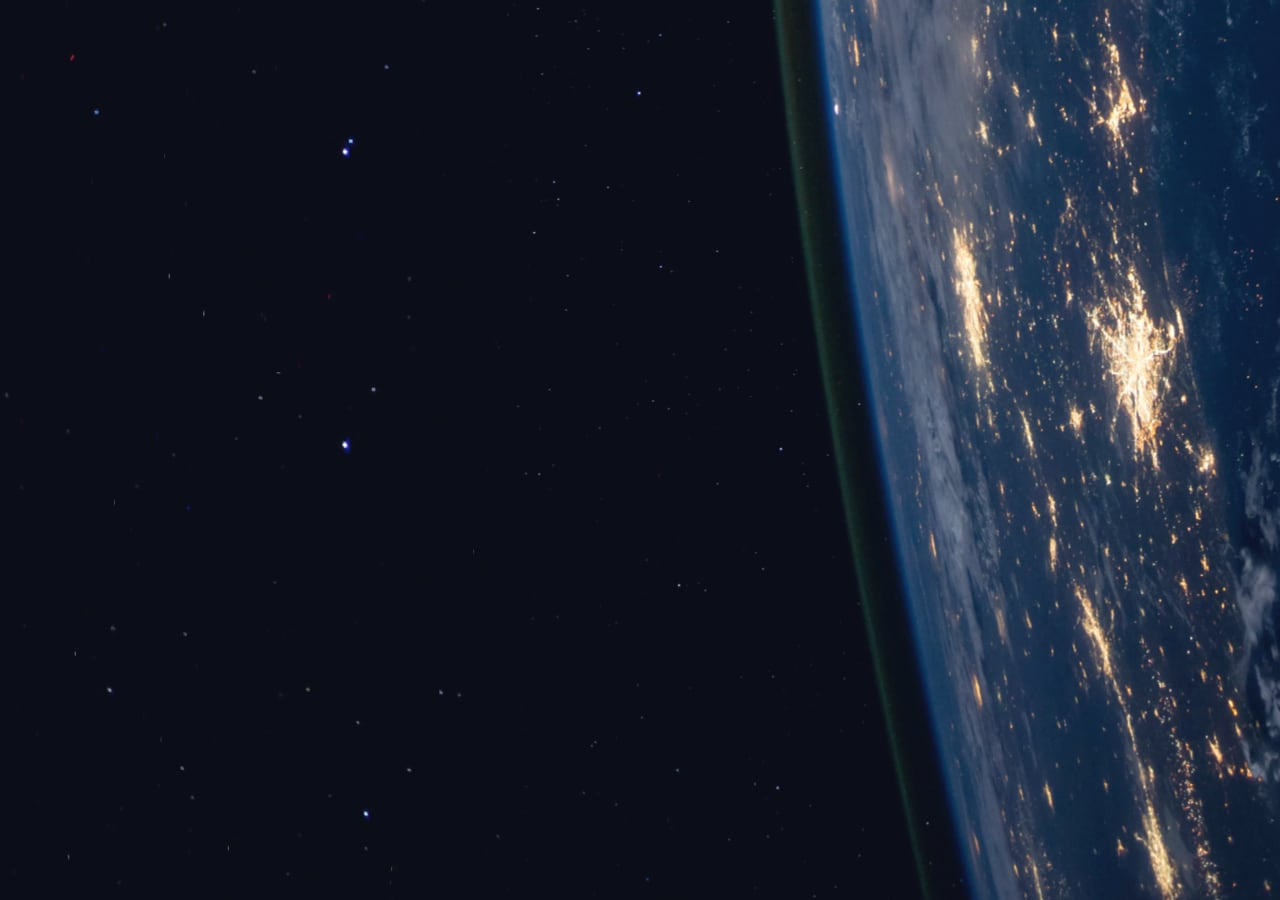
<file: index.html>
<!DOCTYPE html>
<html lang="en">
<head>
    <meta charset="UTF-8">
    <meta http-equiv="X-UA-Compatible" content="IE=edge">
    <meta name="viewport" content="width=device-width, initial-scale=1.0">
    <title>Document</title>
    <link rel="stylesheet" href="style.css">
</head>
<body>
    <div class="container">
        <nav>
            <div class="logo">
                <img src="starter-code/assets/shared/logo.svg">
            </div>
            <div class="middle"></div>
            <ul id="hamburger">
                <div class="close" onclick="hide()">
                    <img src="starter-code/assets/shared/icon-close.svg" alt="">
                </div>
                <li class="active"><a href="index.html"><span>01</span> HOME</a></li>
                <li><a href="destination.html"><span>02</span> DESTINATION</a></li>
                <li><a href="crew.html"><span>03</span> CREW</a></li>
                <li><a href="technology.html"><span>04</span> TECHNOLOGY</a></li>
            </ul>
            <div class="bar" onclick="show()">
                <img src="starter-code/assets/shared/icon-hamburger.svg" alt="">
            </div>
        </nav>


        <header>
            <div class="header-left">
                <h3 id="heading1">SO, YOU WANT TO TRAVEL TO</h3>
                <h1>SPACE</h1>
                <p>Let's face it: If you wnat to go to space. you might as well genuinely go to outer space and not hover kind of on the edge of it. Well sit back, and relax because we will give you a truly out of this world Experience!</p>
            </div>
            <div class="header-right" id="last">
                <div class="round-box">
                    <h1>EXPLORE</h1>
                </div>
            </div>
        </header>
    </div>
    <script src="https://code.jquery.com/jquery-3.6.1.js" integrity="sha256-3zlB5s2uwoUzrXK3BT7AX3FyvojsraNFxCc2vC/7pNI=" crossorigin="anonymous"></script>
    <script src="file.js"></script>
</body>
</html>
</file>
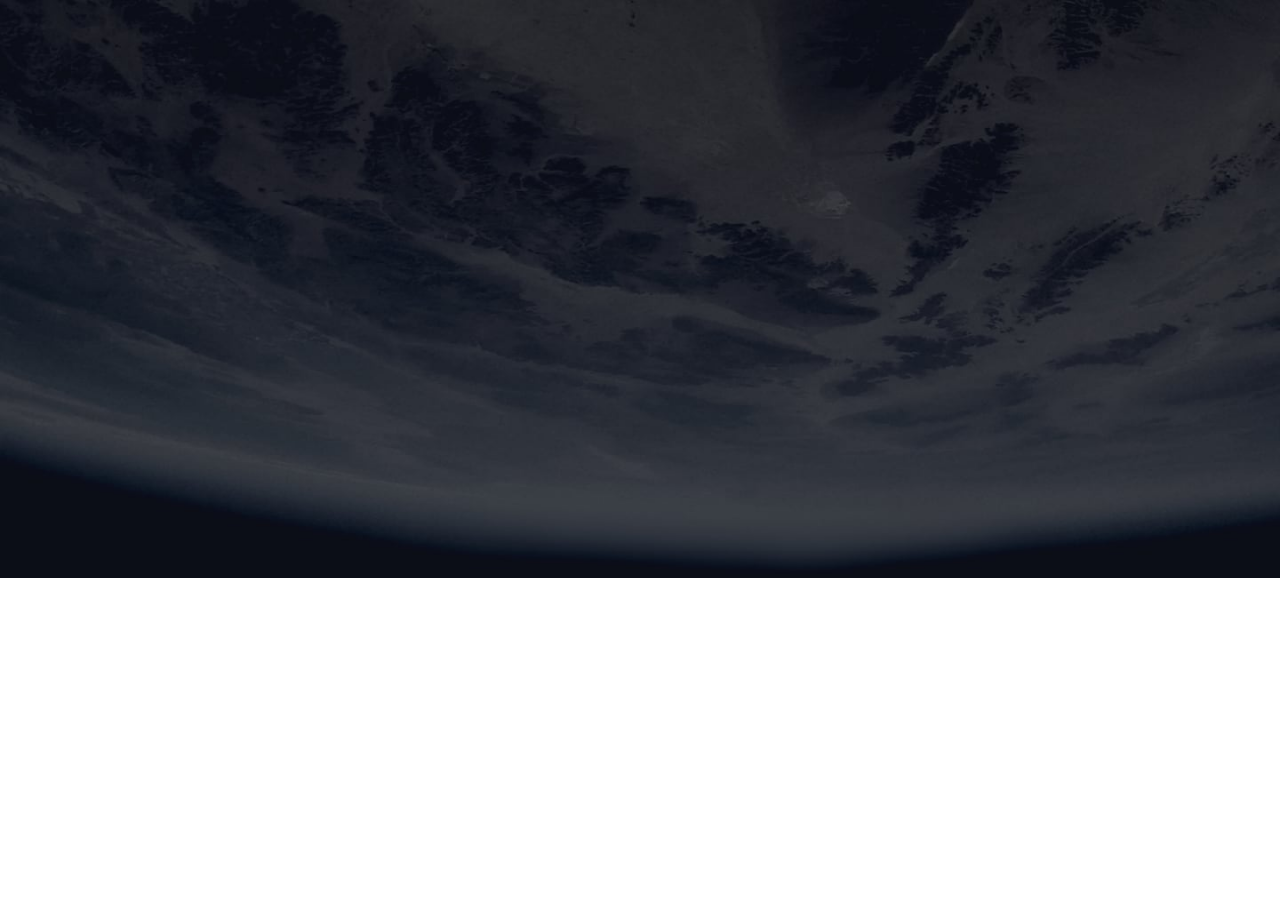
<file: crew.html>
<!DOCTYPE html>
<html lang="en">

<head>
    <meta charset="UTF-8">
    <meta http-equiv="X-UA-Compatible" content="IE=edge">
    <meta name="viewport" content="width=device-width, initial-scale=1.0">
    <title>Document</title>
    <link rel="stylesheet" href="style.css">
</head>

<body>
    <div class="container3">
        <nav>
            <div class="logo">
                <img src="starter-code/assets/shared/logo.svg">
            </div>
            <div class="middle"></div>
            <ul id="hamburger">
                <div class="close" onclick="hide()">
                    <img src="starter-code/assets/shared/icon-close.svg" alt="">
                </div>
                <li><a href="index.html"><span>01</span> HOME</a></li>
                <li><a href="destination.html"><span>02</span> DESTINATION</a></li>
                <li class="active"><a href="crew.html"><span>03</span> CREW</a></li>
                <li><a href="technology.html"><span>04</span> TECHNOLOGY</a></li>
            </ul>
            <div class="bar" onclick="show()">
                <img src="starter-code/assets/shared/icon-hamburger.svg" alt="">
            </div>
        </nav>




        <section id="crew">
            <h2><SPAN>02 </SPAN>MEET YOUR CREW</h2>
            <div class="crew-main">
                <div class="crew-left">
                    <div class="crew-slide-box">
                        <div class="crew-data-main">
                            <div id="slider3">
                                <div class="crew-decs">
                                    <h2>COMMANDER</h2>
                                    <h1>DOUGLAS HURLEY</h1>
                                    <p>Douglas Gerald Hurley is an American engineer, former Marine Corps pilot and former NASA astronaut. He launched into space for the third time as commander of Crew Dragon Demo-2.</p>
                                </div>
                                <div class="crew-decs">
                                    <h2>MISSION SPECIALIST</h2>
                                    <h1>MARK SHUTTLEWORTH</h1>
                                    <p>Mark Richard Shuttleworth is the founder and CEO of Canonical, the company behind the Linux-based Ubuntu operating system. Shuttleworth became the first South African to travel to space as a space tourist.</p>
                                </div>    
                                <div class="crew-decs">
                                    <h2>PILOT</h2>
                                    <h1>VICTOR GLOVER</h1>
                                    <p>Anousheh Ansari is an Iranian American engineer and co-founder of Prodea Systems. Ansari was the fourth self-funded space tourist, the first self-funded woman to fly to the ISS, and the first Iranian in space.</p>
                                </div>    
                                <div class="crew-decs">
                                    <h2>FLIGHT ENGINEER</h2>
                                    <h1>ANOUSHEH ANSARI</h1>
                                    <p>Anousheh Ansari is an Iranian American engineer and co-founder of Prodea Systems. Ansari was the fourth self-funded space tourist, the first self-funded woman to fly to the ISS, and the first Iranian in space.</p>
                                </div>        
                            </div>
                        </div>
                    </div>


                    <div class="crew-buttons">
                        <div class="crew-btn active-crew" id="first"></div>
                        <div class="crew-btn" id="second"></div>
                        <div class="crew-btn" id="third"></div>
                        <div class="crew-btn" id="fourth"></div>
                    </div>
                </div>
                <div class="crew-right">
                    <div class="crew-image-box">
                        <div id="slider4">
                            <div class="crew-image-slider">
                                <img src="starter-code/assets/crew/image-douglas-hurley.png">
                            </div>

                            <div class="crew-image-slider">
                                <img src="starter-code/assets/crew/image-mark-shuttleworth.png">
                            </div>

                            <div class="crew-image-slider">
                                <img src="starter-code/assets/crew/image-victor-glover.png">
                            </div>

                            <div class="crew-image-slider">
                                <img src="starter-code/assets/crew/image-anousheh-ansari.png">
                            </div>
                        </div>
                    </div>
                </div>
            </div>
        </section>


        
    </div>
    <script src="https://code.jquery.com/jquery-3.6.1.js"
        integrity="sha256-3zlB5s2uwoUzrXK3BT7AX3FyvojsraNFxCc2vC/7pNI=" crossorigin="anonymous"></script>
    <script src="crew.js"></script>
    <script src="file.js"></script>
</body>

</html>
</file>
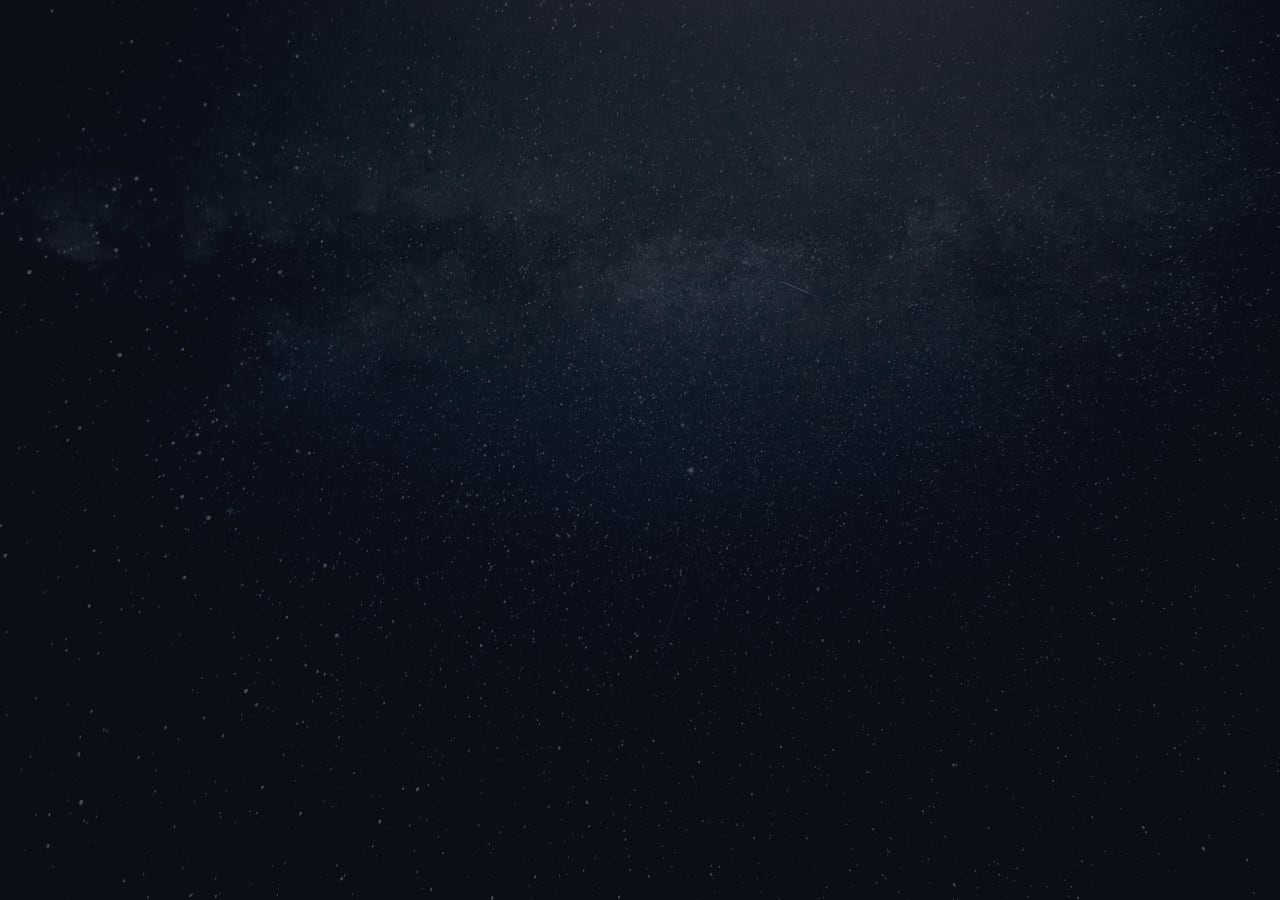
<file: destination.html>
<!DOCTYPE html>
<html lang="en">

<head>
    <meta charset="UTF-8">
    <meta http-equiv="X-UA-Compatible" content="IE=edge">
    <meta name="viewport" content="width=device-width, initial-scale=1.0">
    <title>Document</title>
    <link rel="stylesheet" href="style.css">
</head>

<body>
    <div class="container2">
        <nav>
            <div class="logo">
                <img src="starter-code/assets/shared/logo.svg">
            </div>
            <div class="middle"></div>
            <ul id="hamburger">
                <div class="close" onclick="hide()">
                    <img src="starter-code/assets/shared/icon-close.svg" alt="">
                </div>
                <li><a href="index.html"><span>01</span> HOME</a></li>
                <li class="active"><a href="destination.html"><span>02</span> DESTINATION</a></li>
                <li><a href="crew.html"><span>03</span> CREW</a></li>
                <li><a href="technology.html"><span>04</span> TECHNOLOGY</a></li>
            </ul>
            <div class="bar" onclick="show()">
                <img src="starter-code/assets/shared/icon-hamburger.svg" alt="">
            </div>
        </nav>


        <section id="destination">
            <h2><SPAN>01 </SPAN>PICK YOUR DESTINATION</h2>
            <div class="destination-main">
                <div class="destination-left">
                    <div class="image-box">
                        <div id="slider">
                            <div class="destination-slider">
                                <img src="starter-code/assets/destination/image-moon.png">
                            </div>

                            <div class="destination-slider">
                                <img src="starter-code/assets/destination/image-mars.png">
                            </div>

                            <div class="destination-slider">
                                <img src="starter-code/assets/destination/image-europa.png">
                            </div>

                            <div class="destination-slider">
                                <img src="starter-code/assets/destination/image-titan.png">
                            </div>
                        </div>
                    </div>
                </div>
                <div class="destination-right">
                    <div class="slider-nav">
                        <ul>
                            <li class="active" id="moon">MOON</li>
                            <li id="mars">MARS</li>
                            <li id="europa">EUROPA</li>
                            <li id="titan">TITAN</li>
                        </ul>
                    </div>

                    <div class="desc-slide-box">
                        <div class="data-main">
                            <div id="slider2">
                                <div class="planets-decs">
                                    <h1>MOON</h1>
                                    <p>See our planet as you’ve never seen it before. A perfect relaxing trip away to help
                                        regain perspective and come back refreshed. While you’re there, take in some history
                                        by visiting the Luna 2 and Apollo 11 landing sites.</p>
                                    <hr>
                                    <div class="bottom">
                                        <div class="bottom-left">
                                            <p>AVG. DISTANCE</p>
                                            <h3>384,400 KM</h3>
                                        </div>
                                        <div class="bottom-right">
                                            <p>EST. TRAVEL TIME</p>
                                            <h3>3 DAYS</h3>
                                        </div>
                                    </div>
                                </div>
    
    
                                <div class="planets-decs">
                                    <h1>MARS</h1>
                                    <p>Don’t forget to pack your hiking boots. You’ll need them to tackle Olympus Mons, the tallest planetary mountain in our solar system. It’s two and a half times the size of Everest!</p>
                                    <hr>
                                    <div class="bottom">
                                        <div class="bottom-left">
                                            <p>AVG. DISTANCE</p>
                                            <h3>225 MIL KM</h3>
                                        </div>
                                        <div class="bottom-right">
                                            <p>EST. TRAVEL TIME</p>
                                            <h3>9 MONTHS</h3>
                                        </div>
                                    </div>
                                </div>
    
    
                                <div class="planets-decs">
                                    <h1>EUROPA</h1>
                                    <p>The smallest of the four Galilean moons orbiting Jupiter, Europa is a winter lover’s dream. With an icy surface, it’s perfect for a bit of ice skating, curling, hockey, or simple relaxation in your snug wintery cabin.</p>
                                    <hr>
                                    <div class="bottom">
                                        <div class="bottom-left">
                                            <p>AVG. DISTANCE</p>
                                            <h3>628 MIL. KM</h3>
                                        </div>
                                        <div class="bottom-right">
                                            <p>EST. TRAVEL TIME</p>
                                            <h3>3 YEARS</h3>
                                        </div>
                                    </div>
                                </div>
    
    
                                <div class="planets-decs">
                                    <h1>TITAN</h1>
                                    <p>The only moon known to have a dense atmosphere other than Earth, Titan is a home away from home (just a few hundred degrees colder!). As a bonus, you get striking views of the Rings of Saturn.</p>
                                    <hr>
                                    <div class="bottom">
                                        <div class="bottom-left">
                                            <p>AVG. DISTANCE</p>
                                            <h3>1.6 BIL. KM</h3>
                                        </div>
                                        <div class="bottom-right">
                                            <p>EST. TRAVEL TIME</p>
                                            <h3>7 YEARS</h3>
                                        </div>
                                    </div>
                                </div>
                            </div>
                        </div>
                    </div>


                    
                </div>
            </div>
        </section>
    </div>
    <script src="https://code.jquery.com/jquery-3.6.1.js"
        integrity="sha256-3zlB5s2uwoUzrXK3BT7AX3FyvojsraNFxCc2vC/7pNI=" crossorigin="anonymous"></script>
    <script src="destination.js"></script>
    <script src="file.js"></script>
</body>

</html>
</file>
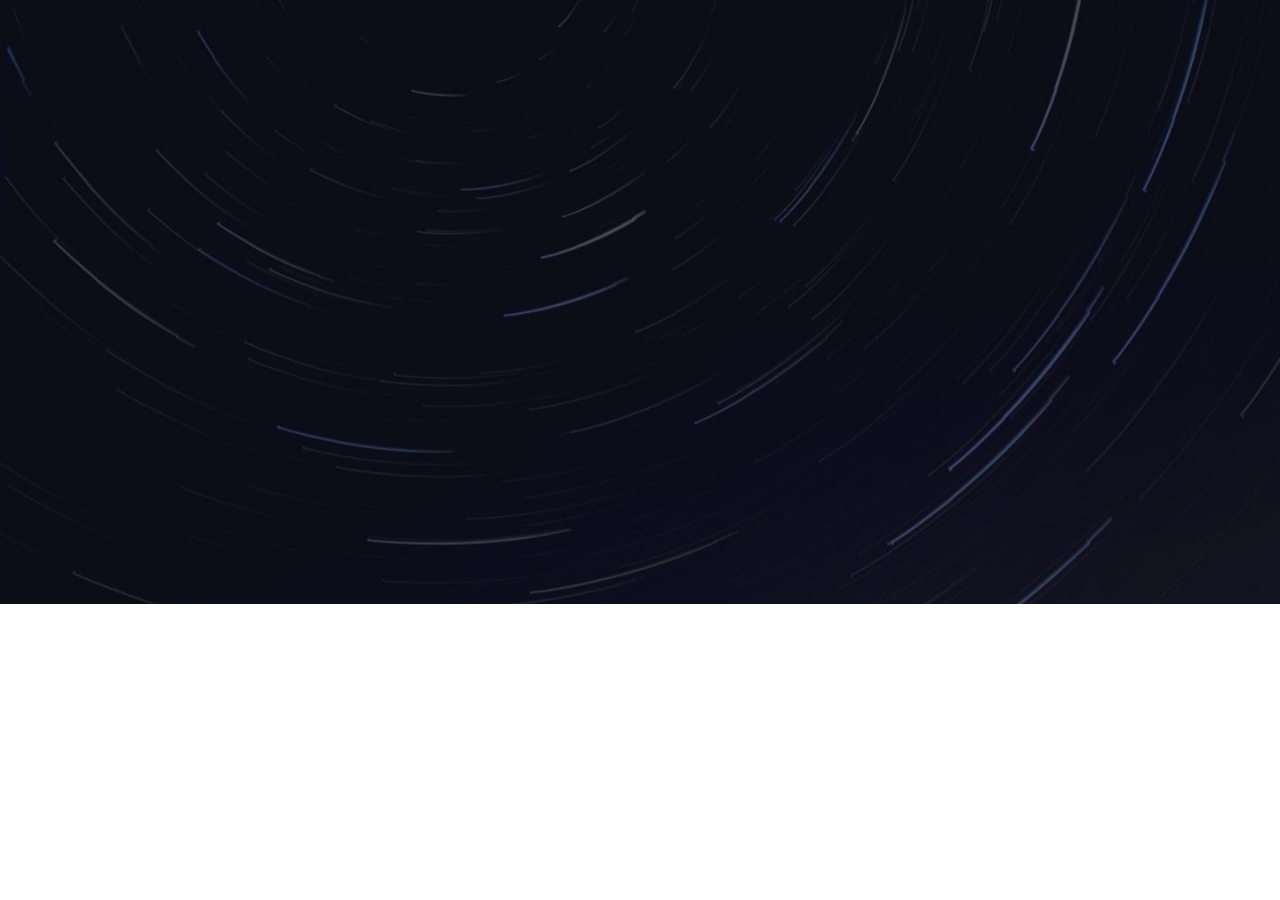
<file: technology.html>
<!DOCTYPE html>
<html lang="en">

<head>
    <meta charset="UTF-8">
    <meta http-equiv="X-UA-Compatible" content="IE=edge">
    <meta name="viewport" content="width=device-width, initial-scale=1.0">
    <title>Document</title>
    <link rel="stylesheet" href="style.css">
</head>

<body>
    <div class="container4">
        <nav>
            <div class="logo">
                <img src="starter-code/assets/shared/logo.svg">
            </div>
            <div class="middle"></div>
            <ul id="hamburger">
                <div class="close" onclick="hide()">
                    <img src="starter-code/assets/shared/icon-close.svg" alt="">
                </div>
                <li><a href="index.html"><span>01</span> HOME</a></li>
                <li><a href="destination.html"><span>02</span> DESTINATION</a></li>
                <li><a href="crew.html"><span>03</span> CREW</a></li>
                <li class="active"><a href="technology.html"><span>04</span> TECHNOLOGY</a></li>
            </ul>
            <div class="bar" onclick="show()">
                <img src="starter-code/assets/shared/icon-hamburger.svg" alt="">
            </div>
        </nav>




        <section id="technology">
            <h2><SPAN>03 </SPAN>SPACE LAUNCH 101</h2>
            <div class="technology-main">
                <div class="technology-left">

                    <div class="technology-buttons">
                        <div class="technology-btn active-technology" id="one">1</div>
                        <div class="technology-btn" id="two">2</div>
                        <div class="technology-btn" id="three">3</div>
                    </div>


                    <div class="technology-slide-box">
                        <div class="technology-data-main">
                            <div id="slider5">
                                <div class="technology-decs">
                                    <p>THE TERMINOLOGY</p>
                                    <h1>LAUNCH VEHICLE</h1>
                                    <p>A launch vehicle or carrier rocket is a rocket-propelled vehicle used to carry a
                                        payload from Earth's surface to space, usually to Earth orbit or beyond. Our
                                        WEB-X carrier rocket is the most powerful in operation. Standing 150 metres
                                        tall, it's quite an awe-inspiring sight on the launch pad!</p>
                                </div>

                                <div class="technology-decs">
                                    <p>THE TERMINOLOGY</p>
                                    <h1>SPACEPORT</h1>
                                    <p>A spaceport or cosmodrome is a site for launching (or receiving) spacecraft, by
                                        analogy to the seaport for ships or airport for aircraft. Based in the famous
                                        Cape Canaveral, our spaceport is ideally situated to take advantage of the
                                        Earth’s rotation for launch.</p>
                                </div>

                                <div class="technology-decs">
                                    <p>THE TERMINOLOGY</p>
                                    <h1>SPACE CAPSULE</h1>
                                    <p>A space capsule is an often-crewed spacecraft that uses a blunt-body reentry
                                        capsule to reenter the Earth's atmosphere without wings. Our capsule is where
                                        you'll spend your time during the flight. It includes a space gym, cinema, and
                                        plenty of other activities to keep you entertained.</p>
                                </div>
                            </div>
                        </div>
                    </div>



                </div>
                <div class="technology-right">
                    <div class="technology-image-box">
                        <div id="slider6">
                            <div class="technology-image-slider1">
                            </div>
                            <div class="technology-image-slider2">
                            </div>
                            <div class="technology-image-slider3">
                            </div>
                        </div>
                    </div>
                </div>
            </div>
        </section>



    </div>
    <script src="https://code.jquery.com/jquery-3.6.1.js"
        integrity="sha256-3zlB5s2uwoUzrXK3BT7AX3FyvojsraNFxCc2vC/7pNI=" crossorigin="anonymous"></script>
    <script src="technology.js"></script>
    <script src="file.js"></script>
</body>

</html>
</file>
<file: style.css>
*{
    padding: 0;
    margin: 0;
    box-sizing: border-box;
}





/* ------------------------------------------------------- */
/* ---------------------Home------------------------ */
/* ------------------------------------------------------- */
.container{
    width: 100%;
    height: 100vh;
    background: url(starter-code/assets/home/background-home-desktop.jpg);
    background-repeat: no-repeat;
    background-size: cover;
    position: absolute;
}
nav{
    width: 100%;
    display: flex;
    justify-content: space-between;
    align-items: center;
    margin-top: 2rem;
    position: relative;
    opacity: 0;
}
.bar{
    display: none;
}
.close{
    display: none;
}
.logo{
    width: 10%;
    text-align: center;
}
.middle{
    width: 30%;
    border: 0.05rem solid #fff;
    margin-left: 2rem;
    z-index: 2;
    position: absolute;
    right: 58%;
}
nav ul{
    display: flex;
    list-style: none;
    width: 60%;
    justify-content: center;
    backdrop-filter: blur(12px) saturate(200%);
    -webkit-backdrop-filter: blur(12px) saturate(200%);
    background-color: rgba(255, 255, 255, 0.27);
    /* border-radius: 12px; */
    /* border: 1px solid rgba(209, 213, 219, 0.3); */
}
nav ul li{
    padding: 2rem 1rem;
    position: relative;
    margin: 0 1rem;
}
.active::before{
    content: '';
    position: absolute;
    bottom: 0;
    left: 0.8rem;
    z-index: 1;
    width: 80%;
    height: 0.2rem;
    background: #fff;
}
nav ul li a{
    text-decoration: none;
    /* font-weight: 400; */
    font-size: 0.8rem;
    color: #fff;
    font-family: sans-serif;
    letter-spacing: 0.2rem;
}
nav ul li a span{
    font-weight: 600;
}
header{
    display: flex;
    justify-content: space-between;
    align-items: center;
    width: 80%;
    margin: 0 auto;
    margin-top: 10rem;
}
.header-left{
    width: 60%;
    padding: 2rem;
    color: #fff;
}
.header-left h3{
    font-family: sans-serif;
    font-weight: 100;
    letter-spacing: 0.5rem;
    color: rgba(255, 255, 255, 0.759);
    opacity: 0;
}
.header-left h1{
    font-size: 10rem;
    line-height: 12rem;
    opacity: 0;
}
.header-left p{
    font-weight: 100;
    letter-spacing: 0.2rem;
    line-height: 2rem;
    text-align: justify;
    font-family: sans-serif;
    color: rgba(255, 255, 255, 0.759);
    opacity: 0;
}
.header-right{
    width: 20%;
    opacity: 0;
}
.round-box{
    width: 15rem;
    height: 15rem;
    border-radius: 50%;
    background: #fff;
    display: grid;
    place-items: center;
    font-weight: 100;
    font-size: 1rem;
    letter-spacing: 0.5rem;
}










/* ------------------------------------------------------- */
/* ---------------------Destination------------------------ */
/* ------------------------------------------------------- */


.container2{
    width: 100%;
    height: 100vh;
    background: url(starter-code/assets/destination/background-destination-desktop.jpg);
    background-repeat: no-repeat;
    background-size: cover;
    position: absolute;
}
#destination{
    width: 80%;
    margin: 0 auto;
    margin-top: 5rem;
    opacity: 0;
}
#destination h2{
    font-weight: 100;
    font-family: sans-serif;
    letter-spacing: 0.5rem;
    color: #fff;
    line-height: 2rem;
}
#destination h2 span{
    color: rgba(255, 255, 255, 0.482);
}
.destination-main{
    width: 100%;
    display: flex;
    justify-content: space-between;
    align-items: center;
}
.destination-left{
    width: 50%;
    padding: 2rem;
    overflow: hidden;
}
.destination-slider{
    width: 25rem;
    height: 25rem;
}
.destination-slider img{
    width: 100%;
    height: 100%;
}
.image-box{
    width: 25rem;
    height: 25rem;
    overflow: hidden;
    position: relative;
}
#slider{
    display: flex;
    position: absolute;
    box-sizing: border-box;
    left: 0;
    top: 0;
    transition: 0.5s;
}
.destination-right{
    width: 40%;
}
.slider-nav{
    width: 80%;
}
.slider-nav ul{
    display: flex;
    justify-content: space-evenly;
    width: 100%;
    list-style: none;
}
.slider-nav ul li{
    padding: 1.5rem 1rem;
    font-family: sans-serif;
    font-weight: 100;
    letter-spacing: 0.2rem;
    color: #fff;
    font-size: 1rem;
    position: relative;
    cursor: pointer;
}
.data-main{
    width: 25rem;
    height: 25rem;
    overflow: hidden;
    display: flex;
    position: relative;
}

#slider2{
    display: flex;
    flex-direction: row-reverse;
    position: absolute;
    box-sizing: border-box;
    left: -75rem;
    top: 0;
    transition: 0.5s;
}
.planets-decs{
    width: 25rem;
    height: 25rem;
}
.planets-decs h1{
    font-size: 6rem;
    line-height: 10rem;
    font-weight: 100;
    color: #fff;
    overflow: hidden;
}
.planets-decs p{
    color: #fff;
    font-family: sans-serif;
    font-weight: 100;
    letter-spacing: 0.1rem;
    word-spacing: 0.2rem;
    margin-bottom: 2rem;
    font-size: 0.8rem;
}
.bottom{
    display: flex;
    width: 100%;
    justify-content: space-between;
    margin-top: 2rem;
}
.bottom-left{
    width: 50%;
}
.bottom h3{
    color: #fff;
    font-weight: 100;
    font-size: 2rem;
}
.bottom p{
    margin-bottom: 1rem;
}



/* ------------------------------------------------------- */
/* ---------------------------Crew------------------------ */
/* ------------------------------------------------------- */




.container3{
    width: 100%;
    /* height: 100vh; */
    background: url(starter-code/assets/crew/background-crew-desktop.jpg);
    background-repeat: no-repeat;
    background-size: cover;
    position: absolute;
}



#crew{
    width: 80%;
    margin: 0 auto;
    margin-top: 5rem;
    opacity: 0;
}
#crew h2{
    font-weight: 100;
    font-family: sans-serif;
    letter-spacing: 0.5rem;
    color: #fff;
    line-height: 2rem;
}
#crew h2 span{
    color: rgba(255, 255, 255, 0.482);
}
.crew-main{
    width: 100%;
    display: flex;
    justify-content: space-between;
    align-items: center;
    margin-top: 1rem;   
}
.crew-left{
    width: 60%;
    display: flex;
    flex-direction: column;
}
.crew-slide-box{
    width: 35rem;
    height: 20rem;
    overflow: hidden;
    position: relative;
}
#slider3{
    display: flex;
    position: absolute;
    box-sizing: border-box;
    left: 0;
    top: 0;
    transition: 0.5s;
}
.crew-decs{
    width: 35rem;
    height: 20rem;
    overflow: hidden;
}
.crew-decs h2{
    font-size: 1.8rem;
    letter-spacing: 0;
}
.crew-decs h1{
    font-size: 3rem;
    line-height: 7rem;
    color: #fff;
    font-weight: 100;
}
.crew-decs p{
    width: 80%;
    color: #fff;
    font-family: sans-serif;
    font-weight: 100;
    letter-spacing: 0.1rem;
    word-spacing: 0.2rem;
    margin-top: 2rem;
    font-size: 0.8rem;
}
.crew-data-main{
    /* overflow: hidden; */
    display: flex;
    position: relative;
}

.crew-buttons{
    width: 100%;
    display: flex;
}
.crew-btn{
    width: 1rem;
    height: 1rem;
    margin: 1rem;
    border-radius: 50%;
    border: 0.1rem solid #fff;
    cursor: pointer;
    transition: 0.2s;
}
.active-crew{
    background: #fff;
}


.crew-right{
    width: 40%;
}
.crew-image-box{
    width: 30rem;
    height: 30rem;
    overflow: hidden;
    position: relative;
}
#slider4{
    display: flex;
    flex-direction: row-reverse;
    position: absolute;
    box-sizing: border-box;
    left: -90rem;
    top: 0;
    transition: 0.5s;
}
.crew-image-slider{
    width: 30rem;
    height: 30rem;
    overflow: hidden;
}
.crew-image-slider img{
    width: 100%;
    height: 100%;
}







/* ------------------------------------------------------- */
/* ---------------------------Crew------------------------ */
/* ------------------------------------------------------- */




.container4{
    width: 100%;
    /* height: 100vh; */
    background: url(starter-code/assets/technology/background-technology-desktop.jpg);
    background-repeat: no-repeat;
    background-size: cover;
    position: absolute;
}



#technology{
    width: 80%;
    margin: 0 auto;
    margin-top: 5rem;
    opacity: 0;
}
#technology h2{
    font-weight: 100;
    font-family: sans-serif;
    letter-spacing: 0.5rem;
    color: #fff;
    line-height: 2rem;
}
#technology h2 span{
    color: rgba(255, 255, 255, 0.482);
}
.technology-main{
    width: 100%;
    display: flex;
    justify-content: space-between;
    align-items: center;
    margin-top: 1rem;   
}
.technology-left{
    width: 60%;
    display: flex;
    flex-direction: row;
}
.technology-buttons{
    display: flex;
    flex-direction: column;
}
.technology-btn{
    padding: 0.8rem 1.5rem;
    font-size: 2rem;
    border: 0.1rem solid #666;
    border-radius: 50%;
    margin: 1.5rem;
    cursor: pointer;
    color: #fff;
    transition: 0.5s;
}
.active-technology{
    background: #fff;
    color: #000;
}
.technology-slide-box{
    width: 30rem;
    height: 20rem;
    overflow: hidden;
    position: relative;
    margin: 0 2rem;
    margin-top: 1rem;
}
.technology-data-main{
    /* overflow: hidden; */
    display: flex;
    position: relative;
}
#slider5{
    display: flex;
    flex-direction: column;
    position: absolute;
    box-sizing: border-box;
    left: 0;
    top: 0;
    transition: 0.5s;
}
.technology-decs{
    width: 30rem;
    height: 20rem;
    overflow: hidden;
}
.technology-decs p{
    width: 100%;
    color: #fff;
    font-family: sans-serif;
    font-weight: 100;
    letter-spacing: 0.1rem;
    word-spacing: 0.2rem;
    margin-top: 1rem;
    font-size: 0.8rem;
    line-height: 1.5rem;
}
.technology-decs h1{
    font-size: 3rem;
    line-height: 4rem;
    color: #fff;
    font-weight: 100;
}
.technology-right{
    width: 40%;
    margin-bottom: 2rem;
}
.technology-image-box{
    width: 25rem;
    height: 30rem;
    overflow: hidden;
    position: relative;
}
#slider6{
    display: flex;
    flex-direction: column;
    position: absolute;
    box-sizing: border-box;
    left: 0;
    top: 0;
    transition: 0.5s;
}
.technology-image-slider1{
    width: 25rem;
    height: 30rem;
    overflow: hidden;
    background: url(starter-code/assets/technology/image-launch-vehicle-portrait.jpg);
    background-size: cover;
    background-repeat: no-repeat;
    background-position: center;
}
.technology-image-slider2{
    width: 25rem;
    height: 30rem;
    overflow: hidden;
    background: url(starter-code/assets/technology/image-spaceport-portrait.jpg);
    background-size: cover;
    background-repeat: no-repeat;
    background-position: center;
}
.technology-image-slider3{
    width: 25rem;
    height: 30rem;
    overflow: hidden;
    background: url(starter-code/assets/technology/image-space-capsule-portrait.jpg);
    background-size: cover;
    background-repeat: no-repeat;
    background-position: center;
}





/* Media Queries */


/* @media(max-width: 2992px){
    html{
        font-size: 150%;
    }
}
@media(max-width: 1780px){
    html{
        font-size: 125%;
    }
}
@media(max-width: 1490px){
    html{
        font-size: 100%;
    }
} */











/* Media Queries */




@media(max-width: 1320px){
    html{
        font-size: 80%;
    }
}

@media(max-width: 1050px){
    html{
        font-size: 55%;
    }
}
@media(max-width: 768px){
    html{
        font-size: 70%;
    }
    .container{
        background: url(starter-code/assets/home/background-home-tablet.jpg);
        background-size: cover;
    }
    nav{
        margin: 0;
        padding: 1rem;
    }
    nav ul{
        width: 80%;
        border-bottom-left-radius: 2rem;
    }
    .middle{
        display: none;
    }
    header{
        text-align: center;
        display: block;
        /* width: 100%; */
    }
    .header-right{
        width: 100%;
        display: grid;
        place-items: center;
        margin-top: 10rem;
    }
    .header-left{
        width: 100%;
    }
    .container2{
        background: url(starter-code/assets/destination/background-destination-tablet.jpg);
        background-size: cover;
    }
    .destination-main{
        width: 100%;
        display: block;
    }
    .destination-left{
        width: 100%;
        display: grid;
        place-items: center;
    }
    .destination-right{
        width: 100%;
        margin: 0 auto;
        text-align: center;
    }
    .slider-nav{
        width: 100%;
    }
    .desc-slide-box{
        display: flex;
        width: 100%;
        justify-content: center;
    }
    .crew-main{
        flex-direction: column;
        margin-top: 5rem;
    }
    .crew-left{
        width: 100%;
        text-align: center;
    }
    .crew-slide-box{
        margin: 0 auto;
    }
    .crew-decs p{
        width: 100%;
    }
    .crew-right{
        width: 100%;
    }
    .crew-image-box{
        margin: 5rem auto;
    }
    .crew-buttons{
        justify-content: center;
    }
    
    .technology-main{
        flex-direction: column-reverse;
    }
    .technology-right{
        width: 100%;
    }
    .technology-image-box{
        margin: 1rem auto;
        width: 50rem;
    }
    .technology-image-slider1{
        width: 50rem;
        height: 30rem;
        overflow: hidden;
        background: url(starter-code/assets/technology/image-launch-vehicle-landscape.jpg);
        background-size: cover;
        background-repeat: no-repeat;
        background-position: center;
    }
    .technology-image-slider2{
        width: 50rem;
        height: 30rem;
        overflow: hidden;
        background: url(starter-code/assets/technology/image-spaceport-landscape.jpg);
        background-size: cover;
        background-repeat: no-repeat;
        background-position: center;
    }
    .technology-image-slider3{
        width: 50rem;
        height: 30rem;
        overflow: hidden;
        background: url(starter-code/assets/technology/image-space-capsule-landscape.jpg);
        background-size: cover;
        background-repeat: no-repeat;
        background-position: center;
    }
    .technology-left{
        width: 100%;
        text-align: center;
        flex-direction: column;
    }
    .technology-buttons{
        flex-direction: row;
        justify-content: center;
    }
    .technology-slide-box{
        margin: 0 auto;
    }
}
@media(max-width: 650px){
    .technology-image-box{
        margin: 1rem auto;
        width: 40rem;
    }
    .technology-image-slider1{
        width: 40rem;
        height: 30rem;
        overflow: hidden;
        background: url(starter-code/assets/technology/image-launch-vehicle-landscape.jpg);
        background-size: cover;
        background-repeat: no-repeat;
        background-position: center;
    }
    .technology-image-slider2{
        width: 40rem;
        height: 30rem;
        overflow: hidden;
        background: url(starter-code/assets/technology/image-spaceport-landscape.jpg);
        background-size: cover;
        background-repeat: no-repeat;
        background-position: center;
    }
    .technology-image-slider3{
        width: 40rem;
        height: 30rem;
        overflow: hidden;
        background: url(starter-code/assets/technology/image-space-capsule-landscape.jpg);
        background-size: cover;
        background-repeat: no-repeat;
        background-position: center;
    }
}
@media(max-width: 500px){
    html{
        font-size: 45%;
    }
}
@media(max-width: 400px){
    html{
        font-size: 55%;
    }
    .container{
        background: url(starter-code/assets/home/background-home-mobile.jpg);
        background-size: cover;
        background-position: center;
        background-repeat: no-repeat;
    }
    .container2{
        background: url(starter-code/assets/destination/background-destination-mobile.jpg);
        background-size: cover;
        background-position: center;
        background-repeat: no-repeat;
    }
    header{
        margin-top: 5rem;
    }
    .header-right{
        margin-top: 0;
    }
    nav ul{
        display: block;
        position: absolute;
        right: 0%;
        top: 0;
        width: 0%;
        height: 100vh;
        border-radius: 0;
        transition: 0.5s;
        overflow: hidden;
        z-index: 5;
    }
    nav ul li{
        margin: 5rem 0;
    }
    nav ul li a{
        font-size: 300%;
    }
    .bar{
        display: block;
        padding: 1rem;
    }
    .close{
        display: block;
        padding: 1rem;
    }
    .crew-main{
        flex-direction: column-reverse;
        margin-top: 5rem;
    }
    .crew-left{
        flex-direction: column-reverse;
    }
    .crew-buttons{
        margin: 2rem 0;
    }
    .crew-image-box{
        margin: 0 auto;
    }
    #technology{
        width: 100%;
    }
}
@media(max-width: 350px){
    html{
        font-size: 45%;
    }
}
</file>
